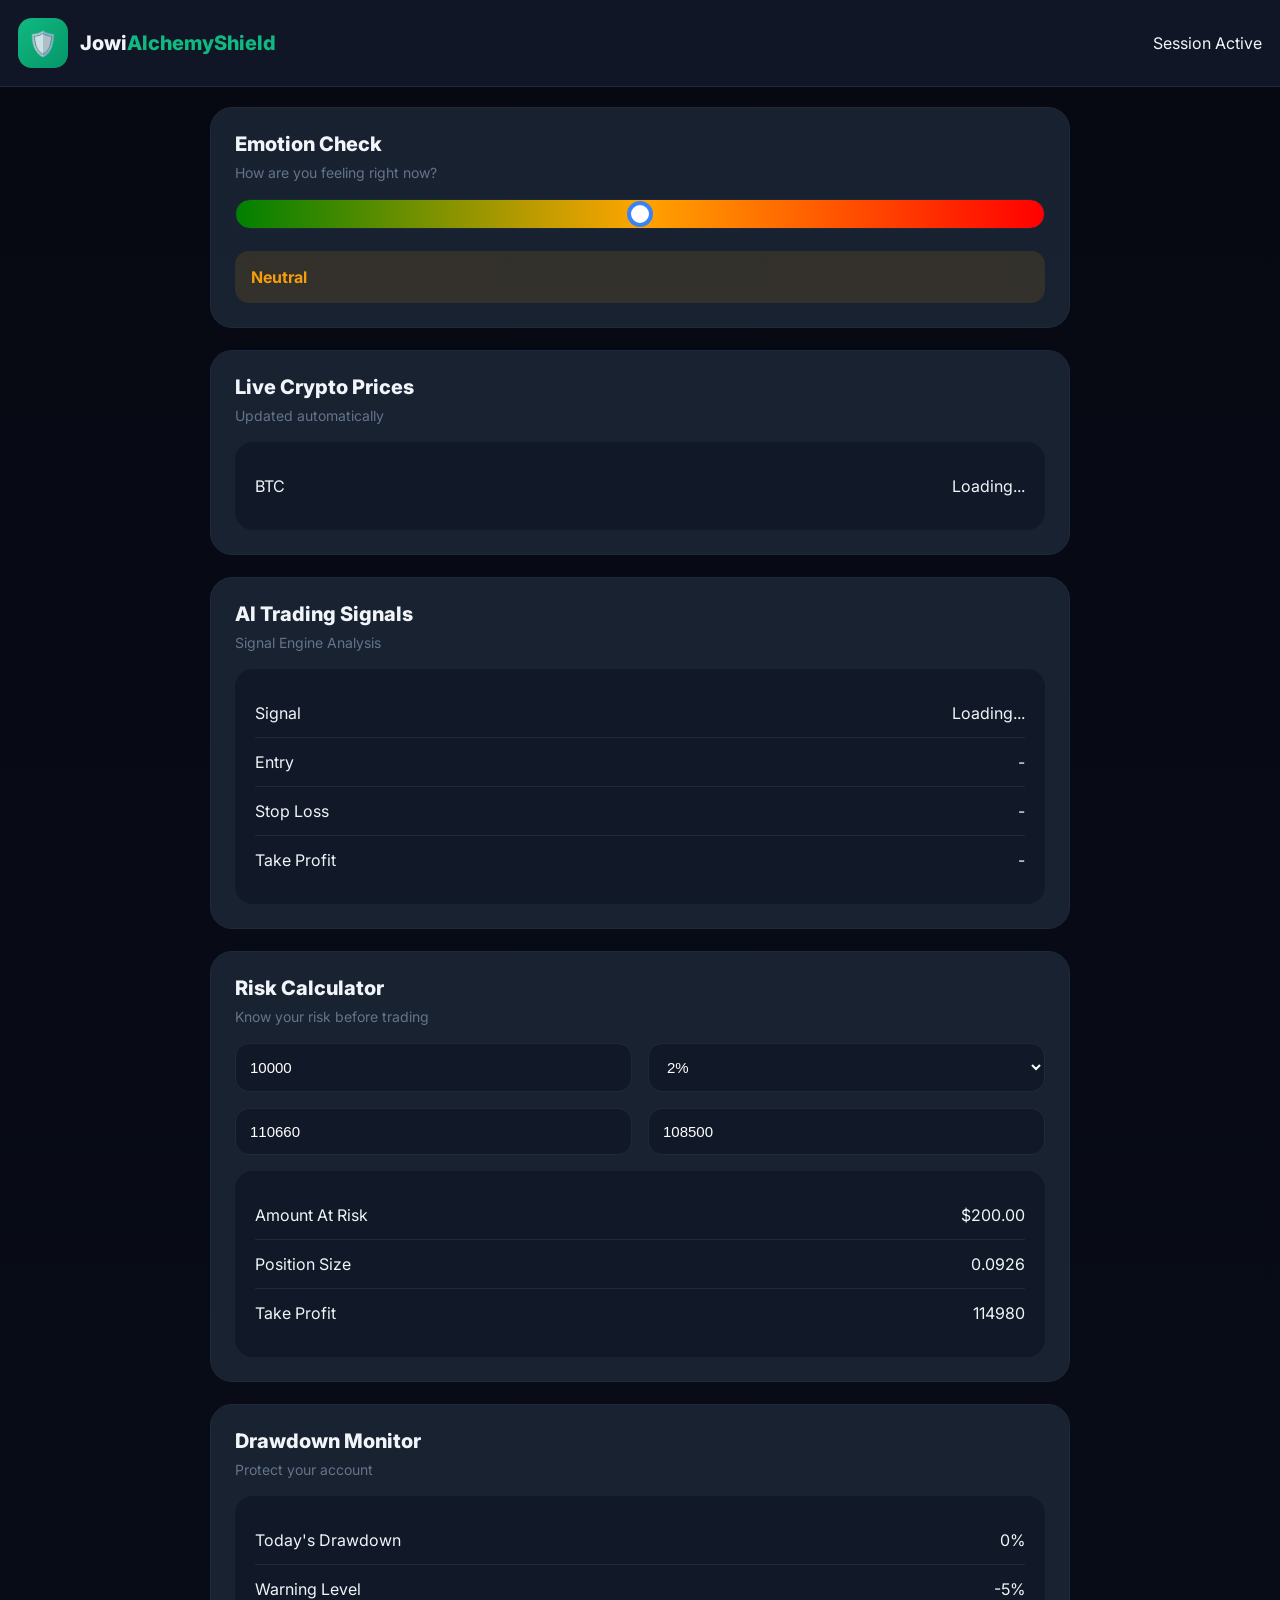
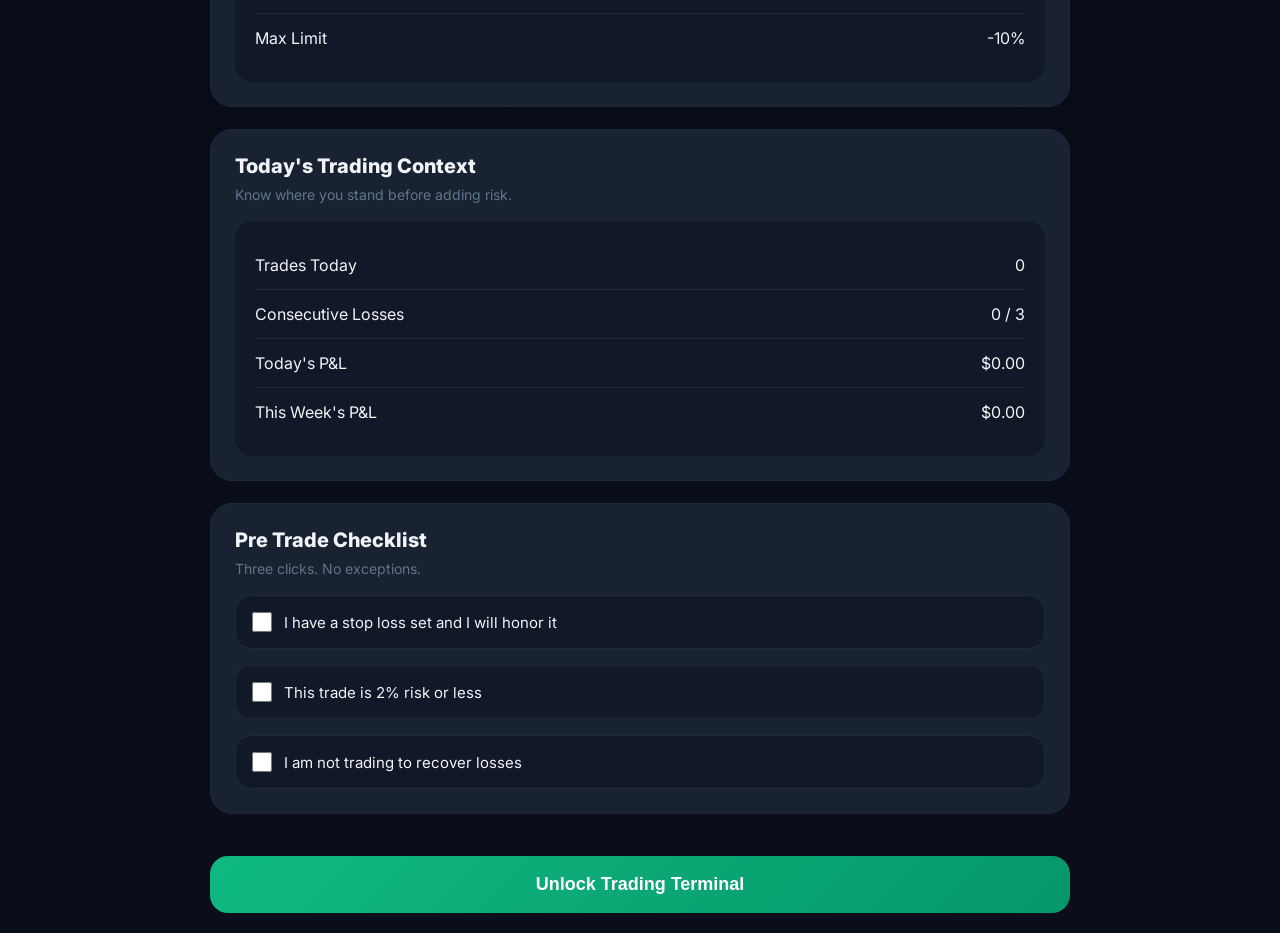
<file: index.html>
<!DOCTYPE html>
<html lang="en">

<head>

<meta charset="UTF-8">

<meta name="viewport"
content="width=device-width,initial-scale=1">

<title>JowiAlchemyShield</title>

<link
rel="stylesheet"
href="css/style.css">

<link
href="https://fonts.googleapis.com/css2?family=Inter:wght@300;400;600;700;800&display=swap"
rel="stylesheet">

</head>

<body>


<header class="header">

<div class="logo">

<div class="logo-icon">

🛡️

</div>

<div class="logo-text">

Jowi<span>AlchemyShield</span>

</div>

</div>

<div>

Session Active

</div>

</header>



<div class="container">



<!-- EMOTION -->

<div class="section">

<div class="section-title">

Emotion Check

</div>

<div class="section-sub">

How are you feeling right now?

</div>

<input
type="range"
id="mood"
class="mood-slider"
min="0"
max="100"
value="50">

<div
class="result-box orange show"
id="moodResult">

Neutral

</div>

</div>




<!-- LIVE PRICES -->

<div class="section">

<div class="section-title">

Live Crypto Prices

</div>

<div class="section-sub">

Updated automatically

</div>

<div class="result-card">

<div class="result-row">

<span>

BTC

</span>

<span id="btcPrice">

Loading...

</span>

</div>

</div>

</div>




<!-- SIGNAL ENGINE -->

<div class="section">

<div class="section-title">

AI Trading Signals

</div>

<div class="section-sub">

Signal Engine Analysis

</div>

<div class="result-card">

<div class="result-row">

<span>

Signal

</span>

<span id="btcSignal">

Loading...

</span>

</div>


<div class="result-row">

<span>

Entry

</span>

<span id="btcEntry">

-

</span>

</div>


<div class="result-row">

<span>

Stop Loss

</span>

<span id="btcSL">

-

</span>

</div>


<div class="result-row">

<span>

Take Profit

</span>

<span id="btcTP">

-

</span>

</div>

</div>

</div>




<!-- RISK CALCULATOR -->

<div class="section">

<div class="section-title">

Risk Calculator

</div>

<div class="section-sub">

Know your risk before trading

</div>


<div class="calc-grid">

<input
id="balance"
value="10000">


<select id="risk">

<option value="1">

1%

</option>

<option
selected
value="2">

2%

</option>

<option value="3">

3%

</option>

</select>


<input
id="entry"
value="110660">


<input
id="stop"
value="108500">

</div>


<div class="result-card">

<div class="result-row">

<span>

Amount At Risk

</span>

<span id="riskAmount">

-

</span>

</div>


<div class="result-row">

<span>

Position Size

</span>

<span id="position">

-

</span>

</div>


<div class="result-row">

<span>

Take Profit

</span>

<span id="tp">

-

</span>

</div>

</div>

</div>




<!-- DRAWDOWN -->

<div class="section">

<div class="section-title">

Drawdown Monitor

</div>

<div class="section-sub">

Protect your account

</div>

<div class="result-card">

<div class="result-row">

<span>

Today's Drawdown

</span>

<span>

0%

</span>

</div>


<div class="result-row">

<span>

Warning Level

</span>

<span>

-5%

</span>

</div>


<div class="result-row">

<span>

Max Limit

</span>

<span>

-10%

</span>

</div>

</div>

</div>




<!-- TRADING CONTEXT -->

<div class="section">

<div class="section-title">

Today's Trading Context

</div>

<div class="section-sub">

Know where you stand before adding risk.

</div>

<div class="result-card">


<div class="result-row">

<span>

Trades Today

</span>

<span id="tradeCount">

0

</span>

</div>


<div class="result-row">

<span>

Consecutive Losses

</span>

<span id="losses">

0 / 3

</span>

</div>


<div class="result-row">

<span>

Today's P&L

</span>

<span id="dailyPNL">

$0.00

</span>

</div>


<div class="result-row">

<span>

This Week's P&L

</span>

<span id="weeklyPNL">

$0.00

</span>

</div>


</div>

</div>





<!-- CHECKLIST -->

<div class="section">

<div class="section-title">

Pre Trade Checklist

</div>

<div class="section-sub">

Three clicks. No exceptions.

</div>


<div class="checklist">


<label class="check-item">

<input
type="checkbox"
class="tradeCheck">

I have a stop loss set and I will honor it

</label>


<label class="check-item">

<input
type="checkbox"
class="tradeCheck">

This trade is 2% risk or less

</label>


<label class="check-item">

<input
type="checkbox"
class="tradeCheck">

I am not trading to recover losses

</label>


</div>

</div>




<button
id="unlockBtn"
onclick="unlockTrade()">

Unlock Trading Terminal

</button>


</div>



<script src="js/script.js"></script>

</body>

</html>
</file>
<file: css/style.css>
:root{

--bg-primary:#0a0e1a;
--bg-secondary:#111827;
--bg-card:#1a2332;

--text-primary:#f1f5f9;
--text-secondary:#94a3b8;
--text-muted:#64748b;

--green:#10b981;
--red:#ef4444;
--orange:#f59e0b;
--blue:#3b82f6;

--border:#1e293b;

}



*{

margin:0;

padding:0;

box-sizing:border-box;

}



body{

font-family:'Inter',sans-serif;

background:

linear-gradient(
180deg,
#060912,
#0a0e1a
);

color:

var(--text-primary);

min-height:100vh;

overflow-x:hidden;

}



/* HEADER */

.header{

display:flex;

justify-content:space-between;

align-items:center;

padding:18px;

background:

rgba(
17,
24,
39,
0.95
);

backdrop-filter:

blur(10px);

border-bottom:

1px solid
var(--border);

position:sticky;

top:0;

z-index:100;

}



.logo{

display:flex;

align-items:center;

gap:12px;

}



.logo-icon{

width:50px;

height:50px;

display:flex;

justify-content:center;

align-items:center;

border-radius:14px;

font-size:24px;

background:

linear-gradient(
135deg,
var(--green),
#059669
);

}



.logo-text{

font-size:20px;

font-weight:800;

}



.logo-text span{

color:

var(--green);

}



/* CONTAINER */

.container{

max-width:900px;

margin:auto;

padding:20px;

}



/* SECTION */

.section{

background:

rgba(
26,
35,
50,
0.95
);

padding:24px;

border-radius:22px;

border:

1px solid
var(--border);

margin-bottom:22px;

}



.section-title{

font-size:20px;

font-weight:800;

margin-bottom:8px;

}



.section-sub{

font-size:14px;

color:

var(--text-muted);

margin-bottom:18px;

}



/* GRID */

.calc-grid{

display:grid;

grid-template-columns:

1fr 1fr;

gap:16px;

}



/* INPUT */

input,

select{

width:100%;

padding:14px;

border-radius:14px;

border:

1px solid
var(--border);

background:

var(--bg-secondary);

color:white;

font-size:15px;

outline:none;

}



input:focus,

select:focus{

border-color:

var(--blue);

}



/* MOOD */

.mood-slider{

width:100%;

height:8px;

appearance:none;

border-radius:999px;

background:

linear-gradient(
90deg,
green,
orange,
red
);

}



.mood-slider::-webkit-slider-thumb{

appearance:none;

width:26px;

height:26px;

border-radius:50%;

background:white;

border:

4px solid
var(--blue);

cursor:pointer;

}



/* RESULT BOX */

.result-box{

padding:16px;

margin-top:18px;

border-radius:14px;

font-weight:700;

}



.green{

background:

rgba(
16,
185,
129,
0.12
);

color:

var(--green);

}



.orange{

background:

rgba(
245,
158,
11,
0.12
);

color:

var(--orange);

}



.red{

background:

rgba(
239,
68,
68,
0.12
);

color:

var(--red);

}



/* RESULT CARD */

.result-card{

background:

var(--bg-secondary);

padding:20px;

border-radius:18px;

margin-top:16px;

}



.result-row{

display:flex;

justify-content:space-between;

align-items:center;

padding:14px 0;

border-bottom:

1px solid
var(--border);

}



.result-row:last-child{

border:none;

}



/* CHECKLIST */

.checklist{

display:flex;

flex-direction:column;

gap:16px;

}



.check-item{

display:flex;

align-items:center;

gap:12px;

padding:16px;

background:

var(--bg-secondary);

border:

1px solid
var(--border);

border-radius:16px;

font-size:15px;

}



.check-item input{

width:20px;

height:20px;

}



/* BUTTON */

button{

width:100%;

padding:18px;

border:none;

border-radius:18px;

font-size:18px;

font-weight:800;

cursor:pointer;

background:

linear-gradient(
135deg,
var(--green),
#059669
);

color:white;

margin-top:20px;

transition:.2s;

}



button:hover{

transform:

translateY(-1px);

opacity:.96;

}



/* MOBILE */

@media(max-width:700px){

.container{

padding:14px;

}


.calc-grid{

grid-template-columns:

1fr;

}


.section{

padding:18px;

}


.logo-text{

font-size:18px;

}


.logo-icon{

width:42px;

height:42px;

}

}
</file>
